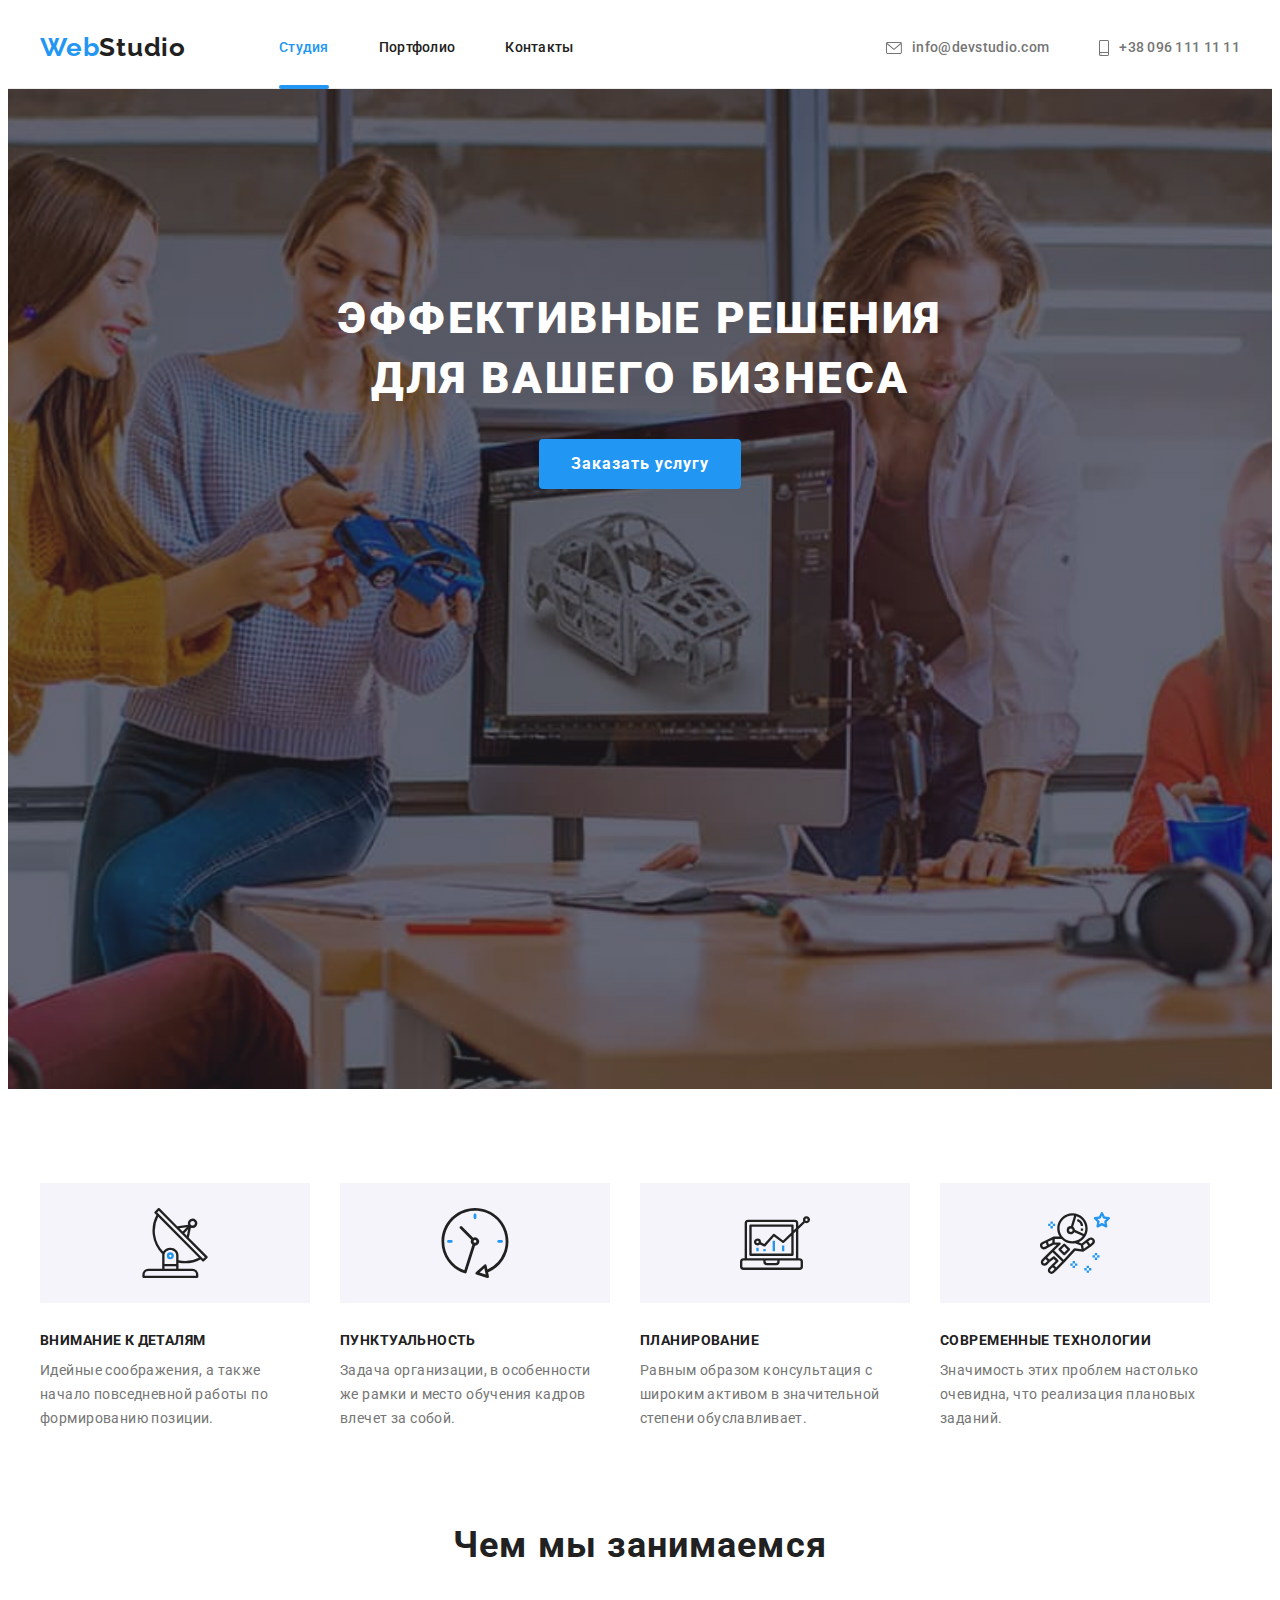
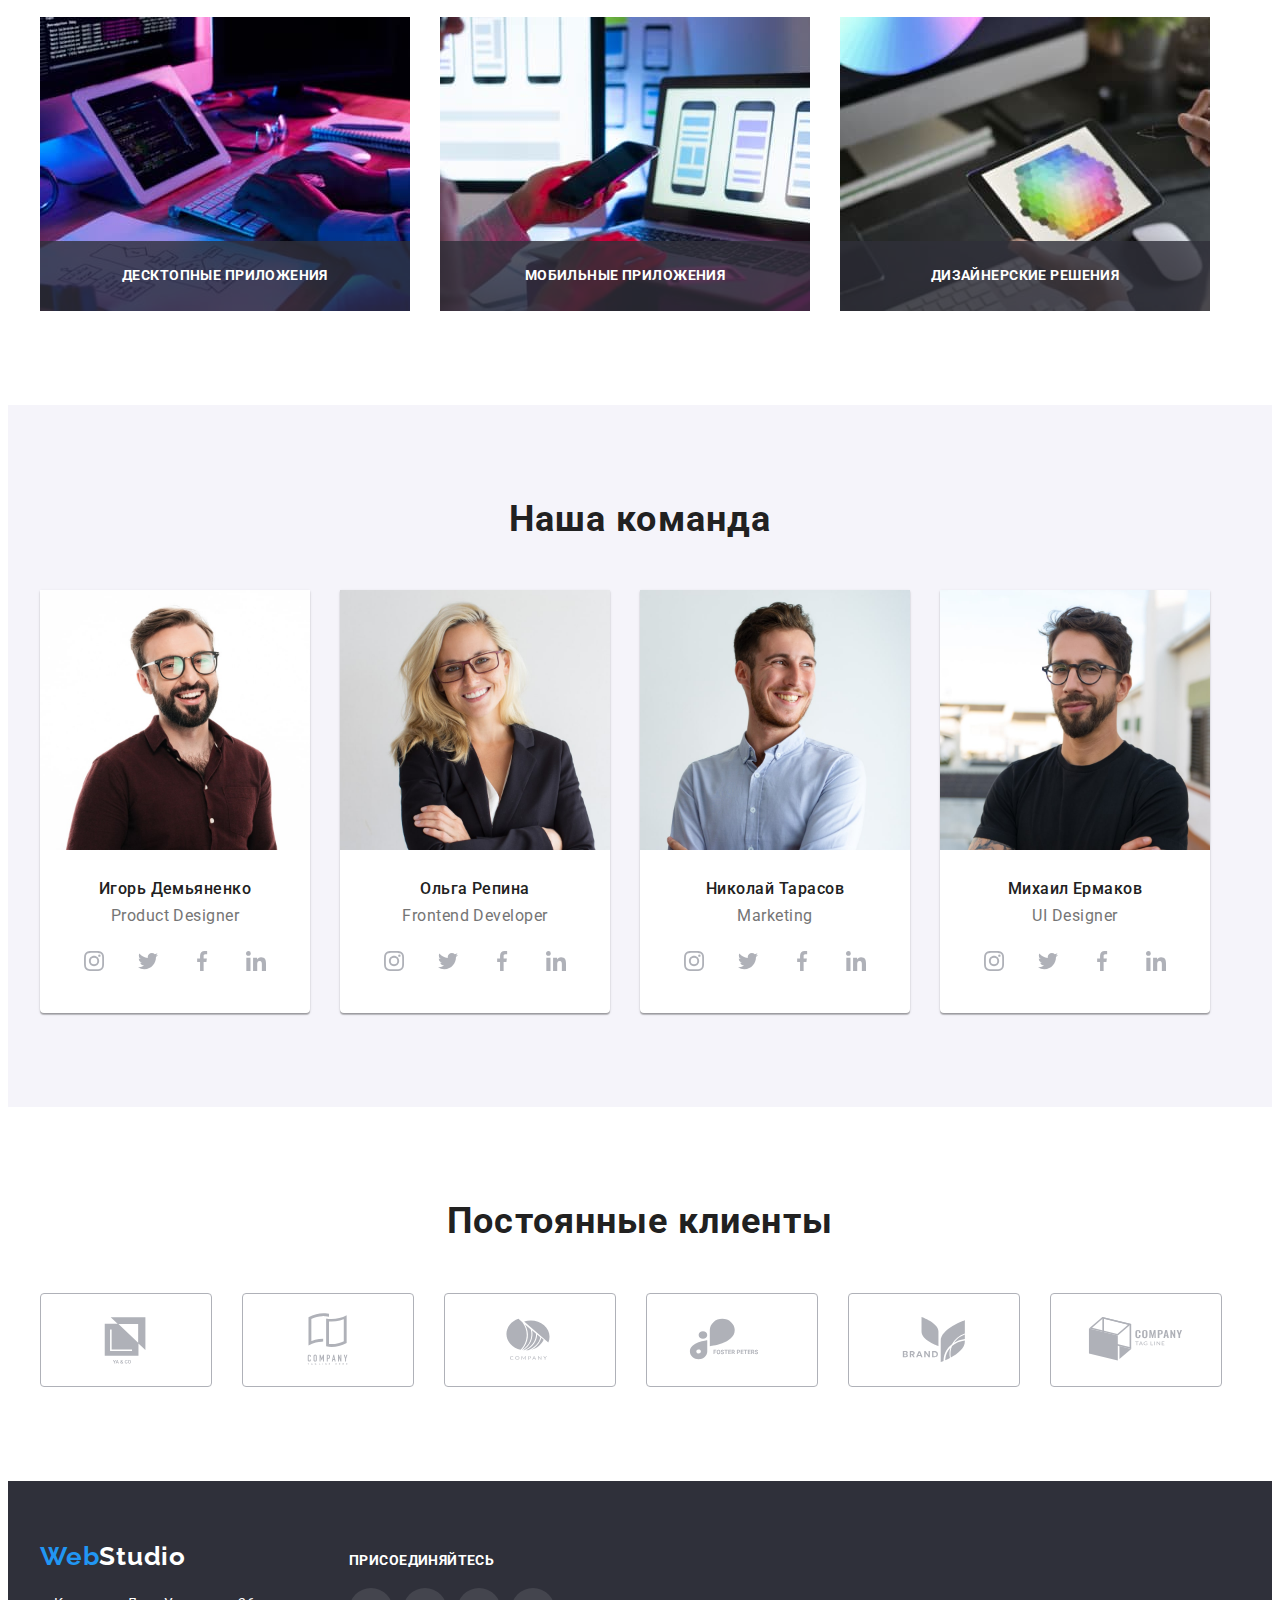
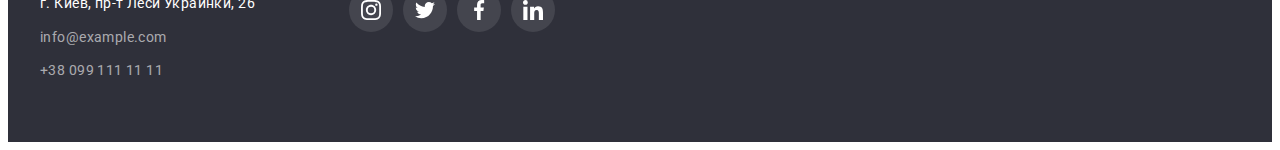
<file: index.html>
<!DOCTYPE html>
<html lang="ru">
  <head>
    <meta charset="UTF-8" />
    <meta http-equiv="X-UA-Compatible" content="IE=edge" />
    <meta name="viewport" content="width=device-width, initial-scale=1.0" />
    <link rel="preconnect" href="https://fonts.googleapis.com" />
    <link rel="preconnect" href="https://fonts.gstatic.com" crossorigin />
    <link
      href="https://fonts.googleapis.com/css2?family=Raleway:wght@700&family=Roboto:wght@400;500;700;900&display=swap"
      rel="stylesheet"
    />
    <title>WebStudio</title>
    <link
      rel="stylesheet"
      href="https://cdnjs.cloudflare.com/ajax/libs/modern-normalize/1.1.0/modern-normalize.min.css"
      integrity="sha512-wpPYUAdjBVSE4KJnH1VR1HeZfpl1ub8YT/NKx4PuQ5NmX2tKuGu6U/JRp5y+Y8XG2tV+wKQpNHVUX03MfMFn9Q=="
      crossorigin="anonymous"
      referrerpolicy="no-referrer"
    />
    <link rel="stylesheet" href="./css/style.css" />
  </head>
  <body>
    <header class="header">
      <div class="container contacts-list">
        <nav class="header-nav">
          <a href="./index.html" class="logo link">Web<span class="textblack">Studio</span></a>
          <ul class="header-list list">
            <li class="header-link"><a href="./index.html" class="studio-home link">Студия</a></li>
            <li class="header-link">
              <a href="./portfolio.html" class="portfolio-home link">Портфолио</a>
            </li>
            <li class="header-link">
              <a href="./index.html" class="contacts-home link">Контакты</a>
            </li>
          </ul>
        </nav>
        <ul class="list contacts-list">
          <li class="contacts-item">
            <a href="mailto:info@devstudio.com" class="mail-home link">
              <svg class="mail-icon" width="16" height="12">
              <use href="./img/icons.svg#icon-envelope"></use></svg>info@devstudio.com</a>
          </li>
          <li class="contacts-item">
            <a href="tel:+380961111111" class="tel-home link">
              <svg class="tel-icon" width="10" height="16">
              <use href="./img/icons.svg#icon-smartphone"></use></svg>+38 096 111 11 11</a>
          </li>
        </ul>
      </div>
    </header>
    <main>
      <section class="section-title-home overlay">
        <div class="container">
          <h1 class="title-first-home">Эффективные решения для вашего бизнеса</h1>
          <button type="button" class="button-title-home" data-modal-open>Заказать услугу</button>
        </div>
      </section>
      <section class="peculiarities">
        <div class="container">
          <h2 class="visually-hidden">Особенности</h2>
          <ul class="peculiarities-list list">
            <li class="about-peculiarities icon-vector">
              <h3 class="peculiarities-title">Внимание к деталям</h3>
              <p class="peculiarities-text">
                Идейные соображения, а также начало повседневной работы по формированию позиции.
              </p>
            </li>
            <li class="about-peculiarities icon-clock">
              <h3 class="peculiarities-title">Пунктуальность</h3>
              <p class="peculiarities-text">
                Задача организации, в особенности же рамки и место обучения кадров влечет за собой.
              </p>
            </li>
            <li class="about-peculiarities icon-laptop">
              <h3 class="peculiarities-title">Планирование</h3>
              <p class="peculiarities-text">
                Равным образом консультация с широким активом в значительной степени обуславливает.
              </p>
            </li>
            <li class="about-peculiarities icon-astronaut">
              <h3 class="peculiarities-title">Современные технологии</h3>
              <p class="peculiarities-text">
                Значимость этих проблем настолько очевидна, что реализация плановых заданий.
              </p>
            </li>
          </ul>
        </div>
      </section>
      <section class="services">
        <div class="container">
          <h2 class="title-main">Чем мы занимаемся</h2>
          <ul class="about-list list">
            <li class="about-item">
              <img src="./img/about-img-1.jpg" alt="работает над кодом" width="370" height="294" />
              <p class="about-title">ДЕСКТОПНЫЕ ПРИЛОЖЕНИЯ</p>
            </li>
            <li class="about-item">
              <img
                src="./img/about-img-2.jpg"
                alt="работает с телефоном"
                width="370"
                height="294"
              />
              <p class="about-title">МОБИЛЬНЫЕ ПРИЛОЖЕНИЯ</p>
            </li>
            <li class="about-item">
              <img
                src="./img/about-img-3.jpg"
                alt="работает над графическим изображением"
                width="370"
                height="294"
              />
              <p class="about-title">ДИЗАЙНЕРСКИЕ РЕШЕНИЯ</p>
            </li>
          </ul>
        </div>
      </section>
      <section class="tiem">
        <div class="container">
          <h2 class="title-main">Наша команда</h2>
          <ul class="tiem-list list">
            <li class="about-tiem">
              <img src="./img/master-img-1.jpg" alt="мастер дизайна" width="270" height="260" />
              <div class="tiem-master">
                <h3 class="master-title">Игорь Демьяненко</h3>
                <p lang="en" class="master-skil">Product Designer</p>
                <ul class="masters-soc-list list">
                  <li class="masters-soc-item">
                    <a href="" class="masters-soc-link link">
                      <svg class="masters-soc-icon" width="20" height="20">
                        <use href="./img/icons.svg#icon-instagram"></use>
                      </svg>
                    </a>
                </li>
                  <li class="masters-soc-item">
                    <a href="" class="masters-soc-link link">
                      <svg class="masters-soc-icon" width="20" height="20">
                        <use href="./img/icons.svg#icon-twitter"></use>
                      </svg>
                    </a>
                  </li>
                  <li class="masters-soc-item">
                    <a href="" class="masters-soc-link link">
                      <svg class="masters-soc-icon" width="20" height="20">
                        <use href="./img/icons.svg#icon-facebook"></use>
                      </svg>
                    </a>
                  </li>
                  <li class="masters-soc-item">
                    <a href="" class="masters-soc-link link">
                      <svg class="masters-soc-icon" width="20" height="20">
                        <use href="./img/icons.svg#icon-linkedin"></use>
                      </svg>
                    </a>
                  </li>
                </ul>
              </div>
            </li>
            <li class="about-tiem">
              <img src="./img/master-img-2.jpg" alt="мастер разработчик" width="270" height="260" />
              <div class="tiem-master">
                <h3 class="master-title">Ольга Репина</h3>
                <p lang="en" class="master-skil">Frontend Developer</p>
                <ul class="masters-soc-list list">
                  <li class="masters-soc-item">
                    <a href="" class="masters-soc-link link">
                      <svg class="masters-soc-icon" width="20" height="20">
                        <use href="./img/icons.svg#icon-instagram"></use>
                      </svg>
                    </a>
                </li>
                  <li class="masters-soc-item">
                    <a href="" class="masters-soc-link link">
                      <svg class="masters-soc-icon" width="20" height="20">
                        <use href="./img/icons.svg#icon-twitter"></use>
                      </svg>
                    </a>
                  </li>
                  <li class="masters-soc-item">
                    <a href="" class="masters-soc-link link">
                      <svg class="masters-soc-icon" width="20" height="20">
                        <use href="./img/icons.svg#icon-facebook"></use>
                      </svg>
                    </a>
                  </li>
                  <li class="masters-soc-item">
                    <a href="" class="masters-soc-link link">
                      <svg class="masters-soc-icon" width="20" height="20">
                        <use href="./img/icons.svg#icon-linkedin"></use>
                      </svg>
                    </a>
                  </li>
                </ul>
              </div>
            </li>
            <li class="about-tiem">
              <img
                src="./img/master-img-3.jpg"
                alt="мастер по маркетингу"
                width="270"
                height="260"
              />
              <div class="tiem-master">
                <h3 class="master-title">Николай Тарасов</h3>
                <p lang="en" class="master-skil">Marketing</p>
                <ul class="masters-soc-list list">
                  <li class="masters-soc-item">
                    <a href="" class="masters-soc-link link">
                      <svg class="masters-soc-icon" width="20" height="20">
                        <use href="./img/icons.svg#icon-instagram"></use>
                      </svg>
                    </a>
                </li>
                  <li class="masters-soc-item">
                    <a href="" class="masters-soc-link link">
                      <svg class="masters-soc-icon" width="20" height="20">
                        <use href="./img/icons.svg#icon-twitter"></use>
                      </svg>
                    </a>
                  </li>
                  <li class="masters-soc-item">
                    <a href="" class="masters-soc-link link">
                      <svg class="masters-soc-icon" width="20" height="20">
                        <use href="./img/icons.svg#icon-facebook"></use>
                      </svg>
                    </a>
                  </li>
                  <li class="masters-soc-item">
                    <a href="" class="masters-soc-link link">
                      <svg class="masters-soc-icon" width="20" height="20">
                        <use href="./img/icons.svg#icon-linkedin"></use>
                      </svg>
                    </a>
                  </li>
                </ul>
              </div>
            </li>
            <li class="about-tiem">
              <img
                src="./img/master-img-4.jpg"
                alt="мастер по дизайну интерфейса"
                width="270"
                height="260"
              />
              <div class="tiem-master">
                <h3 class="master-title">Михаил Ермаков</h3>
                <p lang="en" class="master-skil">UI Designer</p>
                <ul class="masters-soc-list list">
                  <li class="masters-soc-item">
                    <a href="" class="masters-soc-link link">
                      <svg class="masters-soc-icon" width="20" height="20">
                        <use href="./img/icons.svg#icon-instagram"></use>
                      </svg>
                    </a>
                </li>
                  <li class="masters-soc-item">
                    <a href="" class="masters-soc-link link">
                      <svg class="masters-soc-icon" width="20" height="20">
                        <use href="./img/icons.svg#icon-twitter"></use>
                      </svg>
                    </a>
                  </li>
                  <li class="masters-soc-item">
                    <a href="" class="masters-soc-link link">
                      <svg class="masters-soc-icon" width="20" height="20">
                        <use href="./img/icons.svg#icon-facebook"></use>
                      </svg>
                    </a>
                  </li>
                  <li class="masters-soc-item">
                    <a href="" class="masters-soc-link link">
                      <svg class="masters-soc-icon" width="20" height="20">
                        <use href="./img/icons.svg#icon-linkedin"></use>
                      </svg>
                    </a>
                  </li>
                </ul>
              </div>
            </li>
          </ul>
        </div>
      </section>
      <section class="clients">
        <div class="container">
          <h2 class="title-main">Постоянные клиенты</h2>
          <ul class="clients-list list">
            <li class="clients-item">
                <a href="" class="clients-link link">
                  <svg class="clients-icon" width="106" height="60">
                    <use href="./img/icons.svg#icon-Logo"></use>
                  </svg>
                </a>  
            </li>
            <li class="clients-item">
                <a href="" class="clients-link link">
                  <svg class="clients-icon" width="106" height="60">
                    <use href="./img/icons.svg#icon-Logo-1"></use>
                  </svg>
                </a>             
            </li>
            <li class="clients-item">
                <a href="" class="clients-link link">
                  <svg class="clients-icon" width="106" height="60">
                    <use href="./img/icons.svg#icon-Logo-2"></use>
                </a>
            </li>
            <li class="clients-item">
                <a href="" class="clients-link link">
                  <svg class="clients-icon" width="106" height="60">
                    <use href="./img/icons.svg#icon-Logo-3"></use>
                </a>
            </li>
            <li class="clients-item">
                <a href="" class="clients-link link">
                  <svg class="clients-icon" width="106" height="60">
                    <use href="./img/icons.svg#icon-Logo-4"></use>
                </a>
            </li>
            <li class="clients-item">
                <a href="" class="clients-link link">
                  <svg class="clients-icon" width="106" height="60">
                    <use href="./img/icons.svg#icon-Logo-5"></use>
                </a>
            </li>
          </ul>
        </div>
      </section>
    </main>
    <footer class="footer-joint">
      <div class="container">
        <div>
        <a href="./index.html" class="logo link">Web<span class="textwhite">Studio</span></a>
        <address class="address-link">
          <ul class="list">
            <li class="info-link">
              <a
                href="https://goo.gl/maps/2EwimoiEsUE8jwuD7"
                target="_blank"
                rel="noreferrer noopener"
                class="address-footer link"
                >г. Киев, пр-т Леси Украинки, 26</a
              >
            </li>
            <li class="info-link">
              <a href="mailto:info@devstudio.com" class="mail-footer link">info@example.com</a>
            </li class="info-link">
            <li><a href="tel:+380961111111" class="tel-footer link">+38 099 111 11 11</a></li>
          </ul>
        </address>
        </div>
         <div class="akcent-section">
            <strong class="akcent-title">ПРИСОЕДИНЯЙТЕСЬ</strong>
            <ul class="akcent-list list">
              <li class="akcent-soc-item">
                <a href="" class="akcent-soc-link link">
                      <svg class="akcent-soc-icon" width="20" height="20">
                        <use href="./img/icons.svg#icon-instagram"></use>
                      </svg>
                    </a>
              </li>
              <li class="akcent-soc-item">
                <a href="" class="akcent-soc-link link">
                      <svg class="akcent-soc-icon" width="20" height="20">
                        <use href="./img/icons.svg#icon-twitter"></use>
                      </svg>
                    </a>
              </li>
              <li class="akcent-soc-item">
                <a href="" class="akcent-soc-link link">
                      <svg class="akcent-soc-icon" width="20" height="20">
                        <use href="./img/icons.svg#icon-facebook"></use>
                      </svg>
                    </a>
              </li>
              <li class="akcent-soc-item">
                <a href="" class="akcent-soc-link link">
                      <svg class="akcent-soc-icon" width="20" height="20">
                        <use href="./img/icons.svg#icon-linkedin"></use>
                      </svg>
                    </a>
              </li>
            </ul>
          </div>
      </div>
    </footer>
    <div class="backdrop is-hidden" data-modal>
      <div class="modal">
        <button type="button" class="modal-close" data-modal-close>
          <svg class="modal-button" width="18" height="18" viewBox="0 0 18 18" fill="none" xmlns="http://www.w3.org/2000/svg">
            <path d="M15 4.10786L13.8921 3L9.5 7.39214L5.10786 3L4 4.10786L8.39214 8.5L4 12.8921L5.10786 14L9.5 9.60786L13.8921 14L15 12.8921L10.6079 8.5L15 4.10786Z" fill="black"/>
          </svg>
        </button>
      </div>
    </div>
    <script src="./js/modal.js"></script>
  </body>
</html>
</file>
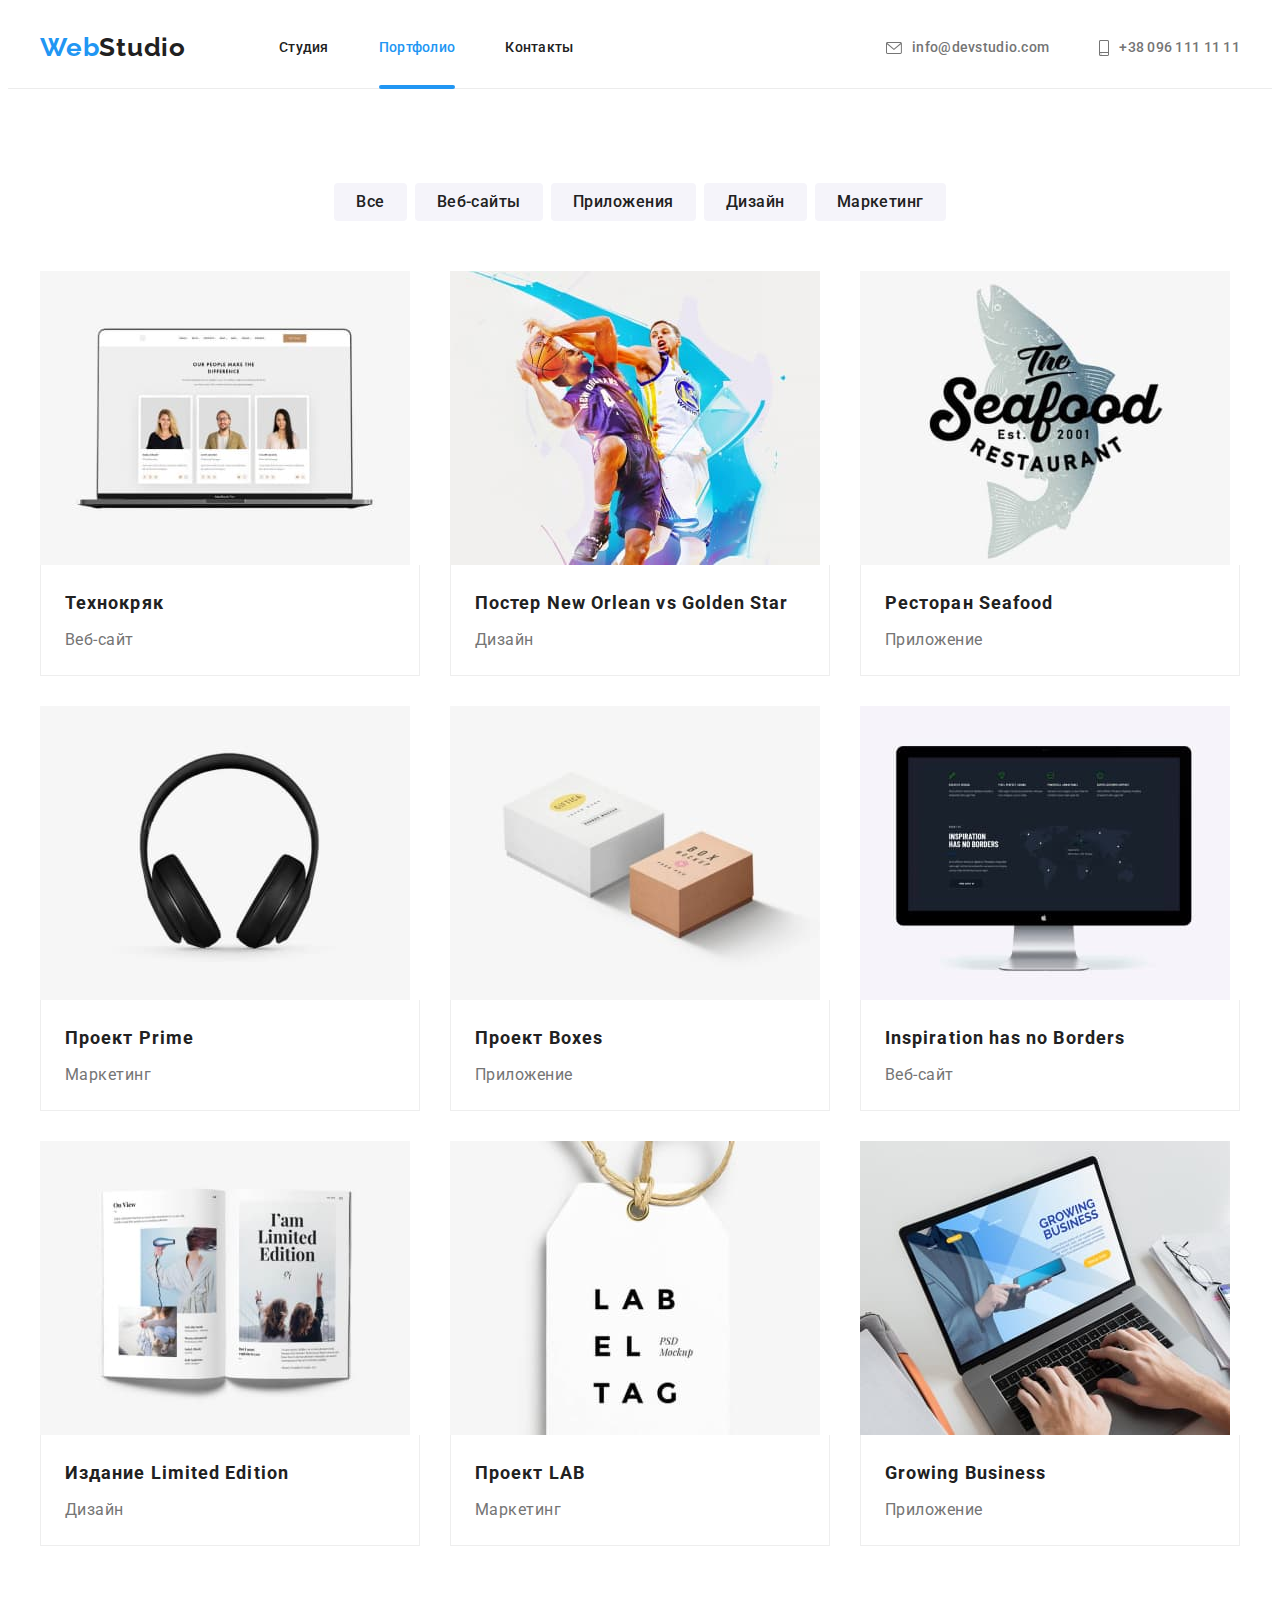
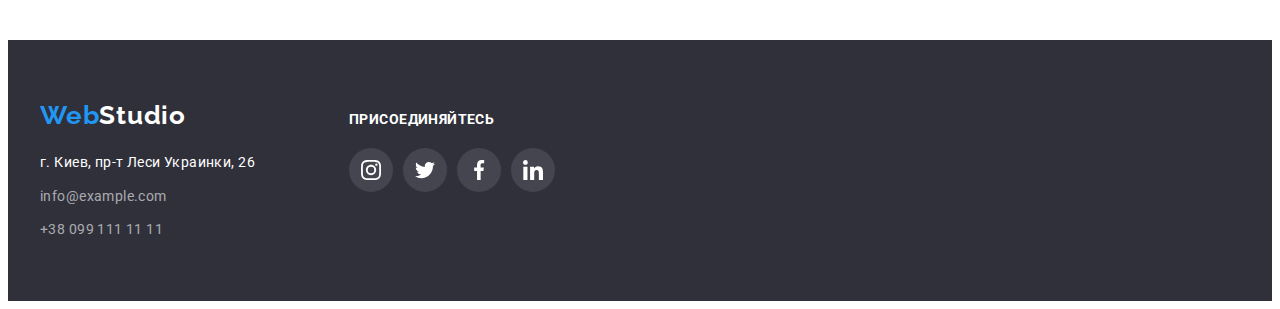
<file: portfolio.html>
<!DOCTYPE html>
<html lang="ru">
  <head>
    <meta charset="UTF-8" />
    <meta http-equiv="X-UA-Compatible" content="IE=edge" />
    <meta name="viewport" content="width=device-width, initial-scale=1.0" />
    <link rel="preconnect" href="https://fonts.googleapis.com" />
    <link rel="preconnect" href="https://fonts.gstatic.com" crossorigin />
    <link
      href="https://fonts.googleapis.com/css2?family=Raleway:wght@700&family=Roboto:wght@400;500;700;900&display=swap"
      rel="stylesheet"
    />
    <title>WebStudio</title>
    <link
      rel="stylesheet"
      href="https://cdnjs.cloudflare.com/ajax/libs/modern-normalize/1.1.0/modern-normalize.min.css"
      integrity="sha512-wpPYUAdjBVSE4KJnH1VR1HeZfpl1ub8YT/NKx4PuQ5NmX2tKuGu6U/JRp5y+Y8XG2tV+wKQpNHVUX03MfMFn9Q=="
      crossorigin="anonymous"
      referrerpolicy="no-referrer"
    />
    <link rel="stylesheet" href="./css/style.css" />
  </head>
  <body>
    <header class="header">
      <div class="container contacts-list">
        <nav class="header-nav">
          <a href="./index.html" class="logo link">Web<span class="textblack">Studio</span></a>
          <ul class="header-list list">
            <li class="header-link">
              <a href="./index.html" class="studio-portfolio link">Студия</a>
            </li>
            <li class="header-link">
              <a href="./portfolio.html" class="portfolio-portfolio link">Портфолио</a>
            </li>
            <li class="header-link">
              <a href="./index.html" class="contacts-portfolio link">Контакты</a>
            </li>
          </ul>
        </nav>
        <ul class="list contacts-list">
          <li class="contacts-item">
            <a href="mailto:info@devstudio.com" class="mail-portfolio link">
              <svg class="mail-icon" width="16" height="12">
                <use href="./img/icons.svg#icon-envelope"></use></svg
              >info@devstudio.com</a
            >
          </li>
          <li class="contacts-item">
            <a href="tel:+380961111111" class="tel-portfolio link">
              <svg class="tel-icon" width="10" height="16">
                <use href="./img/icons.svg#icon-smartphone"></use></svg
              >+38 096 111 11 11</a
            >
          </li>
        </ul>
      </div>
    </header>
    <main>
      <section class="main-section">
        <div class="container">
          <h1 class="visually-hidden">Список портфолио</h1>
          <ul class="button-list list">
            <li class="btn-item"><button type="button" class="btn-portfolio">Все</button></li>
            <li class="btn-item"><button type="button" class="btn-portfolio">Веб-сайты</button></li>
            <li class="btn-item">
              <button type="button" class="btn-portfolio">Приложения</button>
            </li>
            <li class="btn-item"><button type="button" class="btn-portfolio">Дизайн</button></li>
            <li class="btn-item"><button type="button" class="btn-portfolio">Маркетинг</button></li>
          </ul>
          <ul class="gallery-list list">
            <li class="gallery-item">
              <a href="" class="gallery-link link">
                <div class="gallery-wrap">
                  <img src="./img/tehno-img-1.jpg" alt="фото мастеров" width="370" height="294" />
                  <p class="gallery-text">
                    Ресурс предлагает комплексные предложения с разным уровнем функционала и
                    сервисов. Все это позволит посетителю получить исчерпывающие сведения о компании
                    или частном лице.
                  </p>
                </div>
                <div class="portfolio-list">
                  <h3 class="name-portfolio">Технокряк</h3>
                  <p class="description-portfolio">Веб-сайт</p>
                </div>
              </a>
            </li>
            <li class="gallery-item">
              <a href="" class="gallery-link link">
                <div class="gallery-wrap">
                  <img
                    src="./img/poster-img-2.jpg"
                    alt="два баскетболиста"
                    width="370"
                    height="294"
                  />
                  <p class="gallery-text">
                    Ресурс предлагает комплексные предложения с разным уровнем функционала и
                    сервисов. Все это позволит посетителю получить исчерпывающие сведения о компании
                    или частном лице.
                  </p>
                </div>
                <div class="portfolio-list">
                  <h3 class="name-portfolio">Постер New Orlean vs Golden Star</h3>
                  <p class="description-portfolio">Дизайн</p>
                </div>
              </a>
            </li>
            <li class="gallery-item">
              <a href="" class="gallery-link link">
                <div class="gallery-wrap">
                  <img
                    src="./img/seafood-img-3.jpg"
                    alt="вывеска ресторана"
                    width="370"
                    height="294"
                  />
                  <p class="gallery-text">
                    Ресурс предлагает комплексные предложения с разным уровнем функционала и
                    сервисов. Все это позволит посетителю получить исчерпывающие сведения о компании
                    или частном лице.
                  </p>
                </div>
                <div class="portfolio-list">
                  <h3 class="name-portfolio">Ресторан Seafood</h3>
                  <p class="description-portfolio">Приложение</p>
                </div>
              </a>
            </li>
            <li class="gallery-item">
              <a href="" class="gallery-link link">
                <div class="gallery-wrap">
                  <img src="./img/prime-img-4.jpg" alt="наушники" width="370" height="294" />
                  <p class="gallery-text">
                    Ресурс предлагает комплексные предложения с разным уровнем функционала и
                    сервисов. Все это позволит посетителю получить исчерпывающие сведения о компании
                    или частном лице.
                  </p>
                </div>
                <div class="portfolio-list">
                  <h3 class="name-portfolio">Проект Prime</h3>
                  <p class="description-portfolio">Маркетинг</p>
                </div>
              </a>
            </li>
            <li class="gallery-item">
              <a href="" class="gallery-link link">
                <div class="gallery-wrap">
                  <img src="./img/boxes-img-5.jpg" alt="две коробки" width="370" height="294" />
                  <p class="gallery-text">
                    Ресурс предлагает комплексные предложения с разным уровнем функционала и
                    сервисов. Все это позволит посетителю получить исчерпывающие сведения о компании
                    или частном лице.
                  </p>
                </div>
                <div class="portfolio-list">
                  <h3 class="name-portfolio">Проект Boxes</h3>
                  <p class="description-portfolio">Приложение</p>
                </div>
              </a>
            </li>
            <li class="gallery-item">
              <a href="" class="gallery-link link">
                <div class="gallery-wrap">
                  <img src="./img/borders-img-6.jpg" alt="монитор apple" width="370" height="294" />
                  <p class="gallery-text">
                    Ресурс предлагает комплексные предложения с разным уровнем функционала и
                    сервисов. Все это позволит посетителю получить исчерпывающие сведения о компании
                    или частном лице.
                  </p>
                </div>
                <div class="portfolio-list">
                  <h3 class="name-portfolio">Inspiration has no Borders</h3>
                  <p class="description-portfolio">Веб-сайт</p>
                </div>
              </a>
            </li>
            <li class="gallery-item">
              <a href="" class="gallery-link link">
                <div class="gallery-wrap">
                  <img
                    src="./img/limited-img-7.jpg"
                    alt="открытый журнал"
                    width="370"
                    height="294"
                  />
                  <p class="gallery-text">
                    Ресурс предлагает комплексные предложения с разным уровнем функционала и
                    сервисов. Все это позволит посетителю получить исчерпывающие сведения о компании
                    или частном лице.
                  </p>
                </div>
                <div class="portfolio-list">
                  <h3 class="name-portfolio">Издание Limited Edition</h3>
                  <p class="description-portfolio">Дизайн</p>
                </div>
              </a>
            </li>
            <li class="gallery-item">
              <a href="" class="gallery-link link">
                <div class="gallery-wrap">
                  <img src="./img/lab-img-8.jpg" alt="лейба на шнурке" width="370" height="294" />
                  <p class="gallery-text">
                    Ресурс предлагает комплексные предложения с разным уровнем функционала и
                    сервисов. Все это позволит посетителю получить исчерпывающие сведения о компании
                    или частном лице.
                  </p>
                </div>
                <div class="portfolio-list">
                  <h3 class="name-portfolio">Проект LAB</h3>
                  <p class="description-portfolio">Маркетинг</p>
                </div>
              </a>
            </li>
            <li class="gallery-item">
              <a href="" class="gallery-link link">
                <div class="gallery-wrap">
                  <img
                    src="./img/business-img-9.jpg"
                    alt="пучатает на ноутбуке"
                    width="370"
                    height="294"
                  />
                  <p class="gallery-text">
                    Ресурс предлагает комплексные предложения с разным уровнем функционала и
                    сервисов. Все это позволит посетителю получить исчерпывающие сведения о компании
                    или частном лице.
                  </p>
                </div>
                <div class="portfolio-list">
                  <h3 lang="en" class="name-portfolio">Growing Business</h3>
                  <p class="description-portfolio">Приложение</p>
                </div></a
              >
            </li>
          </ul>
        </div>
      </section>
    </main>
    <footer class="footer-joint">
      <div class="container">
        <div>
          <a href="./index.html" class="logo link">Web<span class="textwhite">Studio</span></a>
          <address class="address-link">
            <ul class="list">
              <li class="info-link">
                <a
                  href="https://goo.gl/maps/2EwimoiEsUE8jwuD7"
                  target="_blank"
                  rel="noreferrer noopener"
                  class="address-footer link"
                  >г. Киев, пр-т Леси Украинки, 26</a
                >
              </li>
              <li class="info-link">
                <a href="mailto:info@devstudio.com" class="mail-footer link">info@example.com</a>
              </li>
              <li class="info-link">
                <a href="tel:+380961111111" class="tel-footer link">+38 099 111 11 11</a>
              </li>
            </ul>
          </address>
        </div>
        <div class="akcent-section">
          <strong class="akcent-title">ПРИСОЕДИНЯЙТЕСЬ</strong>
          <ul class="akcent-list list">
            <li class="akcent-soc-item">
              <a href="" class="akcent-soc-link link">
                <svg class="akcent-soc-icon" width="20" height="20">
                  <use href="./img/icons.svg#icon-instagram"></use>
                </svg>
              </a>
            </li>
            <li class="akcent-soc-item">
              <a href="" class="akcent-soc-link link">
                <svg class="akcent-soc-icon" width="20" height="20">
                  <use href="./img/icons.svg#icon-twitter"></use>
                </svg>
              </a>
            </li>
            <li class="akcent-soc-item">
              <a href="" class="akcent-soc-link link">
                <svg class="akcent-soc-icon" width="20" height="20">
                  <use href="./img/icons.svg#icon-facebook"></use>
                </svg>
              </a>
            </li>
            <li class="akcent-soc-item">
              <a href="" class="akcent-soc-link link">
                <svg class="akcent-soc-icon" width="20" height="20">
                  <use href="./img/icons.svg#icon-linkedin"></use>
                </svg>
              </a>
            </li>
          </ul>
        </div>
      </div>
    </footer>
  </body>
</html>
</file>
<file: css/style.css>
:root {
  --brand-color: #2196f3;
  --rubric-color: #212121;
  --layout-background-color: #ffffff;
  --text-color: #757575;
  --first-background-color: #2f303a;
  --second-background-color: #f5f4fa;
  --border-color: #ececec;
  --button-color: #188ce8;
  --border-portfolio: #eeeeee;
  --portfolio-main: #e5e5e5;
  --icon-color: #afb1b8;
}
p,
h1,
h2,
h3,
h4,
h5,
h6 {
  margin: 0;
}
body {
  font-family: 'roboto', sans-serif;
  background-color: var(--layout-background-color);
  color: var(--text-color);
  font-size: 14px;
  letter-spacing: 0.03em;
}
.list {
  list-style: none;
  padding-left: 0;
  margin: 0;
}
.link {
  text-decoration: none;
}
img {
  display: block;
  max-width: 100%;
  height: auto;
}
address {
  font-style: normal;
}
.section {
  padding-top: 94px;
  padding-bottom: 94px;
}
/*--------------------HEADER JOINT__________________*/
.container {
  width: 1200px;
  padding-left: 15px;
  padding-right: 15px;
  margin: 0 auto;
}
.header {
  padding-top: 24px;
  padding-bottom: 25px;
  border-bottom: 1px solid var(--border-color);
}
.logo {
  font-family: 'Raleway';
  font-weight: 700;
  font-size: 26px;
  line-height: 1.2;
  letter-spacing: 0.03em;
  color: var(--brand-color);
  margin-right: 93px;
}
.textblack {
  color: var(--rubric-color);
}
.studio-home,
.portfolio-portfolio {
  font-weight: 500;
  font-size: 14px;
  line-height: 1.14;
  letter-spacing: 0.02em;
  color: var(--brand-color);
  cursor: pointer;
  position: relative;
  padding: 32px 0;
}
.studio-home::after,
.portfolio-portfolio::after {
  content: '';
  display: block;
  width: 100%;
  height: 4px;
  background-color: var(--brand-color);
  border-radius: 2px;
  position: absolute;
  bottom: -2px;
}
.portfolio-home,
.studio-portfolio,
.contacts-home,
.contacts-portfolio {
  font-weight: 500;
  font-size: 14px;
  line-height: 1.14;
  letter-spacing: 0.02em;
  color: var(--rubric-color);
  cursor: pointer;
  transition-property: color;
  transition-duration: 250ms;
  transition-timing-function: cubic-bezier(0.4, 0, 0.2, 1);
}
.mail-home,
.tel-home,
.mail-portfolio,
.tel-portfolio {
  display: flex;
  justify-content: center;
  align-items: center;
  font-weight: 500;
  font-size: 14px;
  line-height: 1.14;
  letter-spacing: 0.02em;
  color: var(--text-color);
  transition-property: color;
  transition-duration: 250ms;
  transition-timing-function: cubic-bezier(0.4, 0, 0.2, 1);
}
.portfolio-home:hover,
.portfolio-home:focus {
  color: var(--brand-color);
}
.studio-portfolio:hover,
.studio-portfolio:focus {
  color: var(--brand-color);
}
.contacts-home:hover,
.contacts-home:focus {
  color: var(--brand-color);
}
.contacts-portfolio:hover,
.contacts-portfolio:focus {
  color: var(--brand-color);
}
.mail-home:hover,
.mail-home:focus {
  color: var(--brand-color);
}
.mail-icon,
.tel-icon {
  margin-right: 10px;
  fill: currentColor;
}
.tel-home:hover,
.tel-home:focus {
  color: var(--brand-color);
}
.mail-portfolio:hover,
.mail-portfolio:focus {
  color: var(--brand-color);
}
.tel-portfolio:hover,
.tel-portfolio:focus {
  color: var(--brand-color);
}
.header-list {
  display: flex;
}
.contacts-list {
  display: flex;
  align-items: center;
  margin-left: auto;
}
.header .container {
  display: flex;
}
.header-nav {
  display: flex;
  align-items: center;
}
.header-link:nth-child(-n + 2) {
  margin-right: 50px;
}
.contacts-item:last-child {
  margin-left: 50px;
}
/*-----------------------MAIN HOME________________*/
.peculiarities {
  padding-top: 94px;
  padding-bottom: 94px;
}
.section-title-home {
  background: var(--first-background-color);
  padding: 200px 0;
}
.overlay {
  max-width: 1600px;
  height: 600px;
  margin-left: auto;
  margin-right: auto;
  background: #c4c4c4;
  background-size: cover;
  background-position: center;
  background-repeat: no-repeat;
  background-image: linear-gradient(to right, rgba(47, 48, 58, 0.4), rgba(47, 48, 58, 0.4)),
    url(../img/Img-hero.jpg);
}
.title-first-home {
  font-weight: 900;
  font-size: 44px;
  line-height: 1.36;
  letter-spacing: 0.06em;
  text-transform: uppercase;
  color: var(--layout-background-color);
  max-width: 700px;
  text-align: center;
  margin: 0 auto;
  margin-bottom: 30px;
}
.button-title-home {
  min-width: 200px;
  padding: 10px 32px;
  font-family: 'Roboto';
  font-weight: 700;
  font-size: 16px;
  line-height: 1.88;
  display: block;
  align-items: center;
  text-align: center;
  letter-spacing: 0.06em;
  color: var(--layout-background-color);
  background-color: var(--brand-color);
  cursor: pointer;
  margin: 0 auto;
  border-radius: 4px;
  border: none;
  transition-property: background-color;
  transition-duration: 250ms;
  transition-timing-function: cubic-bezier(0.4, 0, 0.2, 1);
}
.button-title-home:hover,
.button-title-home:focus {
  background-color: var(--button-color);
}
.peculiarities-list {
  display: flex;
}
.about-peculiarities:nth-child(-n + 3) {
  margin-right: 30px;
}
.about-peculiarities {
  width: 270px;
}
.about-peculiarities::before {
  display: block;
  content: '';
  height: 120px;
  background-size: 70px 70px;
  background-repeat: no-repeat;
  background-position: center;
  background-color: var(--second-background-color);
  margin-bottom: 30px;
}
.icon-vector::before {
  background-image: url(../img/antenna.svg);
}
.icon-clock::before {
  background-image: url(../img/clock.svg);
}
.icon-laptop::before {
  background-image: url(../img/diagram.svg);
}
.icon-astronaut::before {
  background-image: url(../img/astronaut.svg);
}
.peculiarities-title {
  font-weight: 700;
  font-size: 14px;
  line-height: 1.14;
  letter-spacing: 0.03em;
  text-transform: uppercase;
  color: var(--rubric-color);
  margin-bottom: 10px;
}
.peculiarities-text {
  font-weight: 400;
  font-size: 14px;
  line-height: 1.71;
  letter-spacing: 0.03em;
  color: var(--text-color);
}
.tiem-list {
  display: flex;
}
.about-tiem:nth-child(-n + 3) {
  margin-right: 30px;
}
.about-tiem {
  background-color: var(--layout-background-color);
  border-radius: 0px 0px 4px 4px;
  max-width: 370px;
  box-shadow: 0px 1px 3px rgba(0, 0, 0, 0.12), 0px 1px 1px rgba(0, 0, 0, 0.14),
    0px 2px 1px rgba(0, 0, 0, 0.2);
}
.tiem {
  background-color: var(--second-background-color);
  padding-bottom: 94px;
  padding-top: 94px;
}
.services {
  padding-bottom: 94px;
}
.about-list {
  display: flex;
}
.about-item:nth-child(-n + 2) {
  margin-right: 30px;
}
.about-item {
  position: relative;
}
.about-title {
  font-weight: 700;
  line-height: 1.14;
  text-transform: uppercase;
  color: var(--layout-background-color);
  bottom: 0;
  width: 100%;
  height: 70px;
  background-color: rgba(47, 48, 58, 0.8);
  position: absolute;
  display: flex;
  align-items: center;
  justify-content: center;
}
.title-main {
  font-weight: 700;
  font-size: 36px;
  line-height: 1.16;
  text-align: center;
  letter-spacing: 0.03em;
  color: var(--rubric-color);
  margin-bottom: 50px;
}
.master-title {
  font-weight: 500;
  font-size: 16px;
  line-height: 1.18;
  text-align: center;
  letter-spacing: 0.03em;
  color: var(--rubric-color);
  margin-bottom: 10px;
}
.master-skil {
  font-weight: 400;
  font-size: 16px;
  line-height: 0.84;
  text-align: center;
  letter-spacing: 0.03em;
  color: var(--text-color);
  margin-bottom: 16px;
}
.tiem-master {
  padding-top: 30px;
  padding-bottom: 30px;
}
.masters-soc-item {
  width: 44px;
  height: 44px;
  margin-left: 10px;
}
.masters-soc-list {
  display: flex;
  justify-content: center;
}
.masters-soc-item:first-child {
  margin-left: 0;
}
.masters-soc-link {
  display: flex;
  align-items: center;
  justify-content: center;
  width: 100%;
  height: 100%;
  border-radius: 50%;
  color: var(--icon-color);
  transition-property: background-color, color;
  transition-duration: 250ms;
  transition-timing-function: cubic-bezier(0.4, 0, 0.2, 1);
}
.masters-soc-icon {
  fill: currentColor;
}
.masters-soc-link:hover,
.masters-soc-link:focus {
  background-color: var(--brand-color);
  color: var(--layout-background-color);
}
.clients {
  padding-top: 94px;
  padding-bottom: 94px;
}
.clients-list {
  display: flex;
}
.clients-item {
  margin-left: 30px;
}
.clients-item:first-child {
  margin-left: 0;
}
.clients-link {
  display: flex;
  align-items: center;
  justify-content: center;
  width: 170px;
  height: 92px;
  color: var(--icon-color);
  border: 1px solid var(--icon-color);
  border-radius: 4px;
  transition-property: border-color, color;
  transition-duration: 250ms;
  transition-timing-function: cubic-bezier(0.4, 0, 0.2, 1);
}
.clients-icon {
  fill: currentColor;
}
.clients-link:hover,
.clients-link:focus {
  border-color: var(--brand-color);
  color: var(--brand-color);
}
/*---------------MAIN PORTFOLIO__________________*/
.main-section {
  padding-top: 94px;
  padding-bottom: 94px;
}
.btn-portfolio {
  font-family: 'Roboto';
  font-weight: 500;
  font-size: 16px;
  line-height: 1.62;
  text-align: center;
  letter-spacing: 0.03em;
  color: var(--rubric-color);
  cursor: pointer;
  background: var(--second-background-color);
  border-radius: 4px;
  border: none;
  padding: 6px 22px;
  transition-property: color, background-color, box-shadow;
  transition-duration: 250ms;
  transition-timing-function: cubic-bezier(0.4, 0, 0.2, 1);
}
.btn-portfolio:hover,
.btn-portfolio:focus {
  color: var(--layout-background-color);
  background-color: var(--brand-color);
  box-shadow: 0px 3px 1px rgba(0, 0, 0, 0.1), 0px 1px 2px rgba(0, 0, 0, 0.08),
    0px 2px 2px rgba(0, 0, 0, 0.12);
}
.button-list {
  display: flex;
  justify-content: center;
  margin-bottom: 50px;
}
.btn-item:nth-child(-n + 4) {
  margin-right: 8px;
}
.gallery-list {
  display: flex;
  flex-wrap: wrap;
  margin: -15px;
}
.gallery-item {
  width: calc(100% / 3 - 30px);
  margin: 15px;
}
.gallery-link {
  display: block;
  transition-property: box-shadow;
  transition-duration: 250ms;
  transition-timing-function: cubic-bezier(0.4, 0, 0.2, 1);
}
.gallery-link:hover,
.gallery-link:focus {
  box-shadow: 0px 1px 1px rgba(0, 0, 0, 0.12), 0px 4px 4px rgba(0, 0, 0, 0.06),
    1px 4px 6px rgba(0, 0, 0, 0.16);
}
.gallery-link:hover .gallery-text,
.gallery-link:focus .gallery-text {
  transform: translateY(0);
}
.gallery-wrap {
  position: relative;
  overflow: hidden;
}
.gallery-text {
  font-weight: 400;
  font-size: 18px;
  line-height: 1.55;
  letter-spacing: 0.03em;
  color: var(--layout-background-color);
  background: rgba(33, 150, 243, 0.9);
  padding: 63px 24px;
  height: 100%;
  position: absolute;
  top: 0;
  transform: translateY(101%);
  transition-property: transform;
  transition: transform 250ms linear;
  transition-timing-function: cubic-bezier(0.4, 0, 0.2, 1);
}
.portfolio-list {
  padding-top: 20px;
  padding-bottom: 20px;
  padding-left: 24px;
  padding-right: 24px;
  border: 1px solid var(--border-portfolio);
  border-top: none;
}
.name-portfolio {
  font-weight: 700;
  font-size: 18px;
  line-height: 2;
  letter-spacing: 0.06em;
  color: var(--rubric-color);
  margin-bottom: 4px;
}
.description-portfolio {
  font-size: 16px;
  line-height: 1.87;
  letter-spacing: 0.03em;
  color: var(--text-color);
}
.portfolio-main {
  background-color: var(--portfolio-main);
}
/*--------------FOOTER JOINT___________________*/
.footer-joint {
  background-color: var(--first-background-color);
  padding-top: 60px;
  padding-bottom: 60px;
}
.textwhite {
  color: var(--layout-background-color);
}
.address-link {
  margin-top: 20px;
}
.info-link:nth-child(-n + 2) {
  margin-bottom: 9px;
}
.address-footer {
  font-style: normal;
  font-weight: 400;
  font-size: 14px;
  line-height: 1.71;
  letter-spacing: 0.03em;
  color: var(--layout-background-color);
  transition-property: color;
  transition-duration: 250ms;
  transition-timing-function: cubic-bezier(0.4, 0, 0.2, 1);
}
.mail-footer {
  font-style: normal;
  font-weight: 400;
  font-size: 14px;
  line-height: 24px;
  letter-spacing: 0.03em;
  color: rgba(255, 255, 255, 0.6);
  transition-property: color;
  transition-duration: 250ms;
  transition-timing-function: cubic-bezier(0.4, 0, 0.2, 1);
}
.tel-footer {
  font-style: normal;
  font-weight: 400;
  font-size: 14px;
  line-height: 24px;
  letter-spacing: 0.03em;
  color: rgba(255, 255, 255, 0.6);
  transition-property: color;
  transition-duration: 250ms;
  transition-timing-function: cubic-bezier(0.4, 0, 0.2, 1);
}
.address-footer:hover,
.address-footer:focus {
  color: var(--brand-color);
}
.mail-footer:hover,
.mail-footer:focus {
  color: var(--brand-color);
}
.tel-footer:hover,
.tel-footer:focus {
  color: var(--brand-color);
}
.akcent-title {
  display: flex;
  font-weight: 700;
  font-size: 14px;
  line-height: 1.14;
  letter-spacing: 0.03em;
  text-transform: uppercase;
  color: var(--layout-background-color);
  margin-bottom: 20px;
}
.akcent-soc-item {
  width: 44px;
  height: 44px;
  margin-left: 10px;
}
.akcent-soc-item:first-child {
  margin-left: 0;
}
.akcent-list {
  display: flex;
  align-items: center;
}
.akcent-soc-link {
  display: flex;
  align-items: center;
  justify-content: center;
  width: 100%;
  height: 100%;
  border-radius: 50%;
  fill: var(--layout-background-color);
  background-color: rgba(255, 255, 255, 0.1);
  transition-property: background-color;
  transition-duration: 250ms;
  transition-timing-function: cubic-bezier(0.4, 0, 0.2, 1);
}
.akcent-soc-link:hover,
.akcent-soc-link:focus {
  background-color: var(--brand-color);
}
.footer-joint .container {
  display: flex;
  align-items: baseline;
}
.akcent-section {
  margin-left: 70px;
}
/*_____________________________________________________*/
.visually-hidden {
  position: absolute;
  width: 1px;
  height: 1px;
  margin: -1px;
  border: 0;
  padding: 0;
  white-space: nowrap;
  clip-path: inset(100%);
  clip: rect(0 0 0 0);
  overflow: hidden;
}
.backdrop {
  position: fixed;
  top: 0;
  left: 0;
  width: 100%;
  height: 100%;
  background-color: rgba(0, 0, 0, 0.2);
  transition-property: transform;
  transition: opacity 250ms cubic-bezier(0.4, 0, 0.2, 1),
    visibility 250ms cubic-bezier(0.4, 0, 0.2, 1);
}
.backdrop.is-hidden .modal {
  transform: translate(-50%, -50%) scale(0);
}
.modal {
  position: absolute;
  top: 50%;
  left: 50%;
  transform: translate(-50%, -50%) scale(1);
  width: 528px;
  height: 581px;
  background-color: var(--layout-background-color);
  box-shadow: 0px 1px 3px rgba(0, 0, 0, 0.12), 0px 1px 1px rgba(0, 0, 0, 0.14),
    0px 2px 1px rgba(0, 0, 0, 0.2);
  border-radius: 4px;
  transition-property: transform;
  transition: transform 250ms cubic-bezier(0.4, 0, 0.2, 1);
}
.modal-close {
  position: absolute;
  right: 8px;
  top: 8px;
  width: 30px;
  height: 30px;
  background-color: var(--layout-background-color);
  border-radius: 50%;
  border: 1px solid rgba(0, 0, 0, 0.1);
  display: flex;
  align-items: center;
  justify-content: center;
}
.is-hidden {
  opacity: 0;
  visibility: hidden;
  pointer-events: none;
}
</file>
